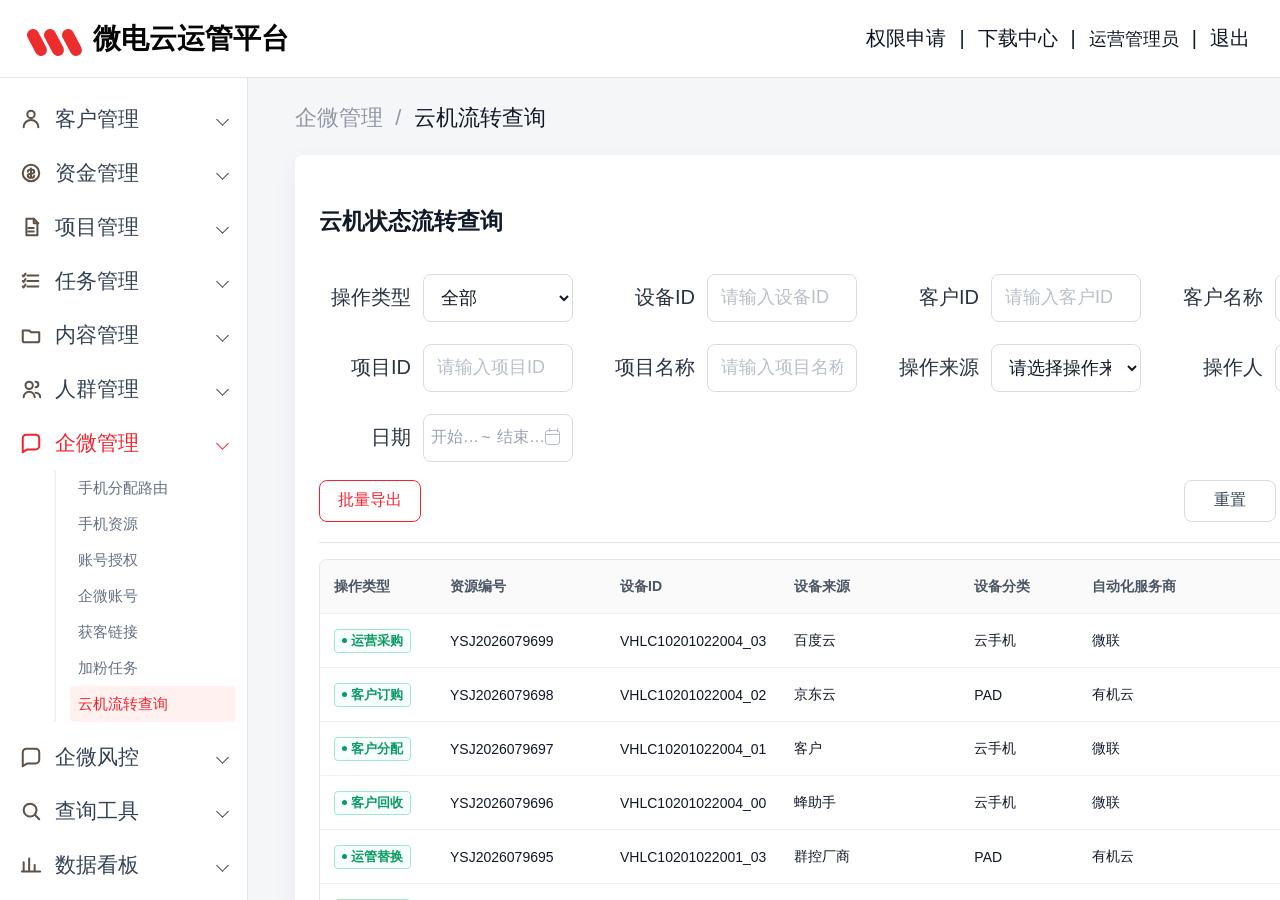
<file: index.html>
<!doctype html>
<html lang="zh-CN">
  <head>
    <meta charset="UTF-8" />
    <meta name="viewport" content="width=device-width, initial-scale=1.0" />
    <meta http-equiv="refresh" content="0; url=prototype/" />
    <title>Cloud Machine Prototype</title>
  </head>
  <body>
    <a href="prototype/">Open prototype</a>
  </body>
</html>
</file>
<file: prototype/styles.css>
:root {
  --red: #f5222d;
  --red-dark: #d91f29;
  --red-soft: #fff1f0;
  --blue: #1769e0;
  --gold: #d48806;
  --green: #178a52;
  --text: #111827;
  --muted: #5f6673;
  --subtle: #8b929d;
  --line: #e5e6eb;
  --line-strong: #d8dbe0;
  --panel: #ffffff;
  --bg: #f5f6f8;
  --sidebar: #ffffff;
  --shadow: 0 8px 24px rgba(15, 23, 42, 0.05);
}

* {
  box-sizing: border-box;
}

html,
body {
  width: 100%;
  min-height: 100%;
  margin: 0;
  color: var(--text);
  background: var(--bg);
  font-family: "Microsoft YaHei", "PingFang SC", "Noto Sans CJK SC", Arial, sans-serif;
  font-size: 14px;
  letter-spacing: 0;
}

button,
input,
select,
textarea {
  font: inherit;
}

button {
  cursor: pointer;
}

.app-shell {
  min-height: 100vh;
  background: var(--bg);
}

.topbar {
  position: fixed;
  inset: 0 0 auto 0;
  z-index: 30;
  height: 78px;
  display: flex;
  align-items: center;
  justify-content: space-between;
  padding: 0 30px;
  background: #fff;
  border-bottom: 1px solid var(--line);
}

.brand {
  display: flex;
  align-items: center;
  gap: 12px;
  color: #050505;
  font-size: 28px;
  font-weight: 700;
  white-space: nowrap;
}

.brand-mark {
  position: relative;
  width: 51px;
  height: 31px;
}

.brand-mark::before,
.brand-mark::after,
.brand-mark span {
  position: absolute;
  top: 5px;
  width: 12px;
  height: 29px;
  content: "";
  background: #ed2d2d;
  border-radius: 8px;
  transform: rotate(-28deg);
}

.brand-mark::before {
  left: 1px;
}

.brand-mark span {
  left: 18px;
}

.brand-mark::after {
  left: 36px;
}

.top-actions {
  display: flex;
  align-items: center;
  gap: 13px;
  color: #0d1524;
  font-size: 20px;
}

.top-actions button,
.top-actions select {
  border: 0;
  color: #0d1524;
  background: transparent;
  padding: 4px 0;
}

.top-actions select {
  max-width: 108px;
  appearance: none;
  font-size: 18px;
}

.split {
  color: #111827;
}

.sidebar {
  position: fixed;
  z-index: 20;
  top: 78px;
  bottom: 0;
  left: 0;
  width: 248px;
  overflow: auto;
  padding: 14px 12px 24px;
  background: var(--sidebar);
  border-right: 1px solid var(--line);
}

.sidebar::-webkit-scrollbar,
.main-scroll::-webkit-scrollbar {
  width: 12px;
}

.sidebar::-webkit-scrollbar-thumb,
.main-scroll::-webkit-scrollbar-thumb {
  background: #8a8a8a;
  border-radius: 8px;
}

.menu-item,
.submenu-item {
  width: 100%;
  height: 54px;
  display: flex;
  align-items: center;
  border: 0;
  background: transparent;
  color: #344054;
  text-align: left;
}

.menu-item {
  gap: 13px;
  padding: 0 8px;
  font-size: 21px;
}

.menu-item.active {
  color: var(--red);
}

.menu-icon {
  width: 22px;
  height: 22px;
  color: #5d5148;
}

.menu-item.active .menu-icon {
  color: var(--red);
}

.menu-label {
  flex: 1;
}

.chevron {
  width: 9px;
  height: 9px;
  border-right: 1.8px solid currentColor;
  border-bottom: 1.8px solid currentColor;
  transform: rotate(45deg);
}

.submenu {
  margin: 0 0 8px 42px;
  padding-left: 14px;
  border-left: 2px solid #f0f1f3;
}

.submenu-item {
  height: 36px;
  padding: 0 8px;
  border-radius: 4px;
  font-size: 15px;
  color: #667085;
}

.submenu-item.active {
  color: var(--red);
  background: var(--red-soft);
}

.main-scroll {
  height: 100vh;
  overflow: auto;
  padding: 78px 0 0 248px;
}

.content {
  min-width: 1180px;
  padding: 25px 24px 40px 47px;
}

.breadcrumb {
  margin-bottom: 22px;
  color: #9297a3;
  font-size: 22px;
}

.breadcrumb b {
  color: #111827;
  font-weight: 500;
}

.panel {
  min-height: calc(100vh - 150px);
  padding: 26px 24px 28px;
  background: #fff;
  border-radius: 8px;
  box-shadow: var(--shadow);
}

.module-tabs,
.phase-tabs {
  display: flex;
  align-items: center;
  gap: 40px;
  overflow-x: auto;
  border-bottom: 1px solid var(--line);
}

.module-tab,
.phase-tab {
  flex: 0 0 auto;
  min-height: 39px;
  border: 0;
  background: transparent;
  color: #1f2937;
  font-size: 18px;
  white-space: nowrap;
}

.module-tab.active,
.phase-tab.active {
  color: var(--red);
  font-weight: 700;
  border-bottom: 3px solid var(--red);
}

.section-title {
  display: flex;
  align-items: baseline;
  gap: 14px;
  margin: 26px 0 20px;
}

.section-title h2 {
  margin: 0;
  font-size: 23px;
  line-height: 1.25;
}

.section-title .meta {
  min-width: 0;
  color: #111827;
  font-size: 19px;
  overflow-wrap: anywhere;
}

.toolbar {
  display: flex;
  align-items: center;
  justify-content: space-between;
  gap: 14px;
  margin: 16px 0;
}

.toolbar-left,
.toolbar-right {
  display: flex;
  align-items: center;
  gap: 12px;
  flex-wrap: wrap;
}

.batch-panel {
  display: flex;
  align-items: center;
  justify-content: space-between;
  gap: 16px;
  margin: 0 0 16px;
  padding: 12px 14px;
  border: 1px solid #ffd6d6;
  border-radius: 8px;
  background: #fff8f7;
}

.batch-panel b {
  margin-right: 10px;
  color: var(--red);
}

.batch-panel span {
  color: #344054;
}

.batch-actions {
  display: flex;
  align-items: center;
  justify-content: flex-end;
  gap: 10px;
  flex-wrap: wrap;
}

.filter-grid {
  display: grid;
  grid-template-columns: repeat(3, minmax(280px, 1fr));
  column-gap: 74px;
  row-gap: 36px;
  align-items: center;
  padding: 18px 0 36px;
}

.filter-field {
  display: grid;
  grid-template-columns: 96px minmax(190px, 1fr);
  gap: 12px;
  align-items: center;
}

.filter-field label {
  text-align: right;
  color: #293241;
  font-size: 20px;
  white-space: nowrap;
}

.input,
.select,
.textarea {
  width: 100%;
  min-height: 48px;
  border: 1px solid var(--line-strong);
  border-radius: 8px;
  padding: 0 13px;
  color: #111827;
  background: #fff;
  outline: none;
  font-size: 18px;
}

.textarea {
  min-height: 88px;
  resize: vertical;
  padding-top: 12px;
}

.input::placeholder {
  color: #b9c0ca;
}

.action-row {
  display: flex;
  justify-content: flex-end;
  gap: 12px;
  padding: 0 0 36px;
  border-bottom: 1px solid var(--line);
}

.btn {
  min-width: 92px;
  min-height: 42px;
  display: inline-flex;
  align-items: center;
  justify-content: center;
  gap: 8px;
  border-radius: 8px;
  padding: 0 18px;
  border: 1px solid var(--line-strong);
  color: #344054;
  background: #fff;
  font-size: 16px;
}

.btn.primary {
  border-color: var(--red);
  color: var(--red);
}

.btn.danger {
  border-color: var(--red);
  color: #fff;
  background: var(--red);
}

.btn.ghost {
  min-width: 0;
  min-height: 32px;
  padding: 0 10px;
  border-color: transparent;
  color: var(--blue);
}

.btn.warning {
  color: var(--gold);
}

.btn:disabled {
  cursor: not-allowed;
  color: #aeb4bd;
  border-color: #e6e8ec;
  background: #f8f9fb;
}

.download-all {
  margin-top: 24px;
}

.overview-filters .filter-grid,
.compact-filters .filter-grid {
  padding-bottom: 18px;
}

.overview-control-row,
.compact-control-row {
  display: flex;
  align-items: center;
  justify-content: space-between;
  gap: 18px;
  padding: 0 0 20px;
  border-bottom: 1px solid var(--line);
}

.compact-control-row {
  margin-bottom: 16px;
}

.compact-control-row-end {
  justify-content: flex-end;
}

.overview-control-left,
.overview-control-right,
.compact-control-left,
.compact-control-right {
  display: flex;
  align-items: center;
  gap: 12px;
  flex-wrap: wrap;
}

.overview-control-right,
.compact-control-right {
  justify-content: flex-end;
}

.summary-strip {
  min-height: 72px;
  display: grid;
  grid-template-columns: 138px repeat(5, minmax(132px, 1fr));
  align-items: center;
  gap: 12px;
  margin: 18px 0;
  padding: 14px 18px;
  overflow: hidden;
  border: 1px solid #ffd6d6;
  border-radius: 8px;
  color: #111827;
  background: linear-gradient(90deg, #fff8f7 0%, #fff 48%, #fff 100%);
}

.summary-label {
  position: relative;
  padding-left: 12px;
  color: #111827;
  font-size: 19px;
  font-weight: 700;
}

.summary-label::before {
  position: absolute;
  top: 50%;
  left: 0;
  width: 4px;
  height: 20px;
  content: "";
  background: var(--red);
  border-radius: 999px;
  transform: translateY(-50%);
}

.summary-item {
  min-height: 44px;
  display: flex;
  align-items: center;
  justify-content: center;
  gap: 8px;
  padding: 0 10px;
  border: 1px solid #eef0f3;
  border-radius: 8px;
  background: #fff;
  color: #111827;
}

.summary-item span {
  color: #344054;
  font-size: 15px;
}

.summary-num {
  color: #111827;
  font-size: 24px;
  font-weight: 700;
}

.summary-item.warning .summary-num {
  color: var(--gold);
}

.summary-item.danger {
  border-color: #ffd1d1;
  background: #fff7f7;
}

.summary-item.danger span,
.summary-item.danger .summary-num {
  color: var(--red);
}

.kpi-grid {
  display: grid;
  grid-template-columns: repeat(5, minmax(170px, 1fr));
  gap: 14px;
  margin: 18px 0 18px;
}

.kpi-card {
  min-height: 104px;
  padding: 16px;
  border: 1px solid var(--line);
  border-radius: 8px;
  background: #fff;
}

.kpi-card button {
  width: 100%;
  border: 0;
  background: transparent;
  text-align: left;
  padding: 0;
}

.kpi-name {
  color: #667085;
  font-size: 14px;
}

.kpi-value {
  margin-top: 10px;
  color: #111827;
  font-size: 30px;
  font-weight: 700;
}

.kpi-note {
  margin-top: 6px;
  color: #98a2b3;
  font-size: 13px;
}

.board-grid {
  display: grid;
  grid-template-columns: 1.2fr 0.8fr;
  gap: 16px;
  margin: 18px 0;
}

.board-panel {
  border: 1px solid var(--line);
  border-radius: 8px;
  padding: 16px;
}

.board-panel h3 {
  margin: 0 0 14px;
  font-size: 18px;
}

.operations-summary {
  display: grid;
  grid-template-columns: repeat(3, minmax(180px, 1fr));
  gap: 14px;
  margin: 12px 0 18px;
}

.operations-summary div {
  min-height: 78px;
  display: flex;
  align-items: center;
  gap: 12px;
  padding: 14px 16px;
  border: 1px solid var(--line);
  border-radius: 8px;
  background: #fff;
}

.operations-summary b {
  color: #111827;
  font-size: 28px;
  line-height: 1;
}

.operations-summary span {
  color: #667085;
}

.operation-section {
  margin-top: 16px;
  padding: 16px;
  border: 1px solid var(--line);
  border-radius: 8px;
  background: #fff;
}

.operation-head {
  display: flex;
  align-items: center;
  justify-content: space-between;
  gap: 16px;
  margin-bottom: 14px;
}

.operation-head h3 {
  margin: 0;
  font-size: 19px;
}

.operation-head p {
  margin: 6px 0 0;
  color: #667085;
}

.operation-tabs {
  margin-bottom: 14px;
}

.notice {
  min-height: 56px;
  display: flex;
  align-items: center;
  gap: 14px;
  margin: 4px 0 14px;
  padding: 12px 16px;
  border: 1px solid #ffe4e6;
  border-radius: 8px;
  color: #4b5563;
  background: #fffafa;
}

.notice strong {
  flex: 0 0 auto;
  color: var(--red);
}

.lifecycle-filters .filter-grid {
  grid-template-columns: repeat(4, minmax(250px, 1fr));
  column-gap: 34px;
  row-gap: 22px;
}

.lifecycle-filters .filter-field {
  grid-template-columns: 92px minmax(150px, 1fr);
}

.date-range-field {
  grid-column: auto;
  position: relative;
}

.date-range-shell {
  position: relative;
  min-width: 0;
}

.date-range-trigger {
  width: 100%;
  min-width: 0;
  height: 48px;
  display: grid;
  grid-template-columns: minmax(46px, 1fr) 14px minmax(46px, 1fr) 16px;
  align-items: center;
  gap: 0;
  border: 1px solid var(--line-strong);
  border-radius: 8px;
  padding: 0 7px;
  color: #98a2b3;
  background: #fff;
  font-size: 16px;
  text-align: left;
}

.date-range-trigger.active {
  border-color: var(--red);
  box-shadow: 0 0 0 2px rgba(238, 34, 34, 0.08);
}

.date-range-trigger span {
  overflow: hidden;
  white-space: nowrap;
  text-overflow: ellipsis;
}

.date-range-trigger span.filled {
  color: #111827;
}

.date-range-trigger em {
  font-style: normal;
  color: #98a2b3;
  text-align: center;
  transform: translateX(-4px);
}

.date-range-trigger i {
  position: relative;
  width: 15px;
  height: 15px;
  justify-self: start;
  border: 1.6px solid #b5bdc9;
  border-radius: 3px;
  transform: translateX(-4px);
}

.date-range-trigger i::before {
  content: "";
  position: absolute;
  top: 3px;
  left: 0;
  right: 0;
  border-top: 1.4px solid #b5bdc9;
}

.date-range-trigger i::after {
  content: "";
  position: absolute;
  top: -3px;
  left: 3px;
  width: 7px;
  height: 4px;
  border-left: 1.4px solid #b5bdc9;
  border-right: 1.4px solid #b5bdc9;
}

.date-picker-popover {
  position: absolute;
  z-index: 30;
  top: 54px;
  left: 0;
  width: 560px;
  padding: 10px 12px 14px;
  border: 1px solid var(--line);
  border-radius: 8px;
  background: #fff;
  box-shadow: 0 10px 28px rgba(16, 24, 40, 0.16);
}

.date-picker-hint {
  height: 26px;
  color: #667085;
  font-size: 13px;
  text-align: center;
}

.date-picker-months {
  display: grid;
  grid-template-columns: 1fr 1fr;
  gap: 18px;
}

.calendar-title {
  min-height: 28px;
  margin-bottom: 8px;
  display: grid;
  grid-template-columns: 58px 1fr 58px;
  align-items: center;
  color: #111827;
  font-size: 15px;
  font-weight: 600;
  text-align: center;
}

.calendar-controls {
  display: inline-flex;
  align-items: center;
  gap: 2px;
}

.calendar-title.end .calendar-controls:last-child {
  justify-content: flex-end;
}

.calendar-controls button {
  width: 26px;
  height: 24px;
  border: 0;
  color: #b5bdc9;
  background: transparent;
  font-size: 18px;
  line-height: 1;
}

.calendar-controls button:hover {
  color: var(--red);
}

.calendar-week,
.calendar-grid {
  display: grid;
  grid-template-columns: repeat(7, 1fr);
  text-align: center;
}

.calendar-week span {
  height: 24px;
  color: #98a2b3;
  font-size: 13px;
}

.calendar-grid button {
  height: 28px;
  border: 0;
  border-radius: 4px;
  color: #344054;
  background: transparent;
}

.calendar-grid button.outside {
  color: #c7ced8;
}

.calendar-grid button.in-range {
  color: #111827;
  background: #fff1f1;
}

.calendar-grid button.selected {
  color: #fff;
  background: var(--red);
}

.calendar-grid button:hover {
  color: var(--red);
  background: #fff5f5;
}

.calendar-grid button.selected:hover {
  color: #fff;
  background: var(--red);
}

.truncated-cell {
  display: inline-block;
  max-width: 10.5em;
  cursor: text;
  overflow: hidden;
  vertical-align: bottom;
  white-space: nowrap;
  text-overflow: ellipsis;
}

.cell-tooltip {
  position: fixed;
  z-index: 100;
  max-width: 320px;
  display: none;
  padding: 9px 12px;
  border: 1px solid #e6e8ec;
  border-radius: 6px;
  color: #111827;
  background: #fff;
  box-shadow: 0 8px 20px rgba(16, 24, 40, 0.16);
  font-size: 14px;
  line-height: 1.4;
  user-select: text;
  white-space: normal;
}

.cell-tooltip.show {
  display: block;
}

.cell-tooltip::after {
  content: "";
  position: absolute;
  left: 50%;
  bottom: -6px;
  width: 10px;
  height: 10px;
  border-right: 1px solid #e6e8ec;
  border-bottom: 1px solid #e6e8ec;
  background: #fff;
  transform: translateX(-50%) rotate(45deg);
}

.selection-tip {
  display: inline-flex;
  align-items: center;
  height: 36px;
  color: #667085;
  font-size: 14px;
}

.lifecycle-summary {
  display: grid;
  grid-template-columns: repeat(4, minmax(160px, 1fr));
  gap: 12px;
  margin: 16px 0;
}

.lifecycle-summary div {
  min-height: 74px;
  display: flex;
  align-items: center;
  gap: 12px;
  padding: 14px 16px;
  border: 1px solid var(--line);
  border-radius: 8px;
  background: #fff;
}

.lifecycle-summary b {
  color: #111827;
  font-size: 28px;
  line-height: 1;
}

.lifecycle-summary span {
  color: #667085;
}

.action-segments {
  display: flex;
  align-items: center;
  gap: 8px;
  margin: 14px 0;
  overflow-x: auto;
}

.action-segments button {
  flex: 0 0 auto;
  min-height: 36px;
  border: 1px solid var(--line-strong);
  border-radius: 8px;
  padding: 0 14px;
  color: #344054;
  background: #fff;
}

.action-segments button.active {
  color: var(--red);
  border-color: #ffb6b6;
  background: var(--red-soft);
  font-weight: 700;
}

.action-tag {
  min-height: 24px;
  display: inline-flex;
  align-items: center;
  gap: 4px;
  border: 1px solid currentColor;
  border-radius: 4px;
  padding: 0 7px;
  font-size: 13px;
  font-weight: 600;
}

.action-tag::before {
  content: "";
  width: 5px;
  height: 5px;
  border-radius: 999px;
  background: currentColor;
}

.action-tag.support {
  color: #0a9a63;
  border-color: #9fe8cc;
  background: #f6fffb;
}

.action-tag.expiry-recycle {
  color: #b04b4b;
  border-color: #e9b8b8;
  background: #fff8f8;
}

.wecom-status {
  min-height: 26px;
  display: inline-flex;
  align-items: center;
  gap: 5px;
  border: 1px solid currentColor;
  border-radius: 7px;
  padding: 0 9px;
  font-size: 13px;
  font-weight: 600;
}

.wecom-status::before {
  content: "";
  width: 6px;
  height: 6px;
  border-radius: 999px;
  background: currentColor;
}

.wecom-status.online {
  color: #0a9a63;
  border-color: #9fe8cc;
  background: #f6fffb;
}

.wecom-status.offline {
  color: #8a8f98;
  border-color: #d9dce2;
  background: #f6f6f7;
}

.field-rule-grid {
  display: flex;
  gap: 14px;
  margin: 12px 0 16px;
  padding-bottom: 4px;
  overflow-x: auto;
}

.matrix-title {
  margin: 18px 0 8px;
  color: #111827;
  font-size: 18px;
  font-weight: 700;
}

.field-rule-card {
  flex: 0 0 390px;
  min-height: 150px;
  padding: 16px;
  border: 1px solid var(--line);
  border-radius: 8px;
  background: #fff;
}

.field-rule-head {
  display: flex;
  align-items: flex-start;
  justify-content: space-between;
  gap: 16px;
}

.field-rule-head h3 {
  margin: 0 0 6px;
  font-size: 18px;
}

.field-rule-head span,
.field-rule-card p,
.field-rule-foot {
  color: #667085;
}

.field-rule-head strong {
  color: var(--red);
  font-size: 22px;
}

.field-rule-card p {
  min-height: 22px;
  margin: 10px 0;
  line-height: 1.5;
}

.field-chips {
  display: flex;
  gap: 8px;
  flex-wrap: wrap;
  max-height: 66px;
  overflow: hidden;
}

.field-chip {
  min-height: 28px;
  display: inline-flex;
  align-items: center;
  padding: 0 8px;
  border: 1px solid #d9f7be;
  border-radius: 4px;
  color: #177245;
  background: #f6ffed;
  font-size: 13px;
}

.field-rule-foot {
  margin-top: 12px;
  font-size: 13px;
}

.flow {
  display: grid;
  grid-template-columns: repeat(4, 1fr);
  gap: 10px;
}

.flow-step {
  min-height: 92px;
  padding: 14px;
  border-radius: 8px;
  background: #f7f8fa;
  border: 1px solid #eceef2;
}

.flow-step b {
  display: block;
  margin-bottom: 8px;
}

.mini-bars {
  display: grid;
  gap: 12px;
}

.mini-bar {
  display: grid;
  grid-template-columns: 80px 1fr 40px;
  align-items: center;
  gap: 10px;
  color: #4b5563;
}

.bar-track {
  height: 9px;
  overflow: hidden;
  border-radius: 999px;
  background: #eef0f4;
}

.bar-fill {
  height: 100%;
  background: var(--red);
}

.table-wrap {
  overflow: auto;
  border: 1px solid var(--line);
  border-radius: 8px;
}

.lifecycle-table {
  cursor: grab;
  user-select: none;
}

.lifecycle-table.dragging {
  cursor: grabbing;
}

.lifecycle-table table {
  min-width: 4100px;
}

.lifecycle-table th {
  min-width: 120px;
}

.lifecycle-table th:nth-child(2),
.lifecycle-table th:nth-child(7),
.lifecycle-table th:nth-child(16),
.lifecycle-table th:nth-child(17),
.lifecycle-table th:nth-child(22),
.lifecycle-table th:nth-child(24),
.lifecycle-table th:nth-child(25),
.lifecycle-table th:nth-child(26) {
  min-width: 170px;
}

.lifecycle-table th:nth-child(4),
.lifecycle-table th:nth-child(9),
.lifecycle-table th:nth-child(23) {
  min-width: 180px;
}

.lifecycle-table th:nth-child(5),
.lifecycle-table th:nth-child(10),
.lifecycle-table th:nth-child(12) {
  min-width: 118px;
}

.lifecycle-table th:nth-child(6),
.lifecycle-table th:nth-child(21) {
  min-width: 190px;
}

.lifecycle-table th:nth-child(18),
.lifecycle-table th:nth-child(20) {
  min-width: 150px;
}

.lifecycle-table th:nth-child(3),
.lifecycle-table th:nth-child(8),
.lifecycle-table th:nth-child(15) {
  min-width: 132px;
}

.lifecycle-table th:nth-child(13) {
  min-width: 240px;
}

.lifecycle-table th:nth-child(14),
.lifecycle-table th:nth-child(19) {
  min-width: 160px;
}

.lifecycle-table .sticky-col {
  position: sticky;
  z-index: 2;
  background: #fff;
}

.lifecycle-table th.sticky-col {
  z-index: 3;
  background: #fafafa;
}

.lifecycle-table .sticky-select {
  left: 0;
  min-width: 48px;
  width: 48px;
  text-align: center;
}

.lifecycle-table .sticky-action {
  left: 0;
  min-width: 116px;
  box-shadow: 1px 0 0 #eef0f3;
}

.lifecycle-table.export-mode .sticky-action {
  left: 48px;
}

.completion {
  min-width: 108px;
  display: flex;
  align-items: center;
  gap: 8px;
}

.completion span {
  width: 62px;
  height: 8px;
  overflow: hidden;
  border-radius: 999px;
  background: #eef0f4;
}

.completion i {
  display: block;
  height: 100%;
  border-radius: inherit;
  background: var(--green);
}

.completion b {
  color: #344054;
  font-size: 13px;
}

table {
  width: 100%;
  min-width: 1080px;
  border-collapse: collapse;
  background: #fff;
}

th,
td {
  height: 54px;
  padding: 0 14px;
  border-bottom: 1px solid #eef0f3;
  text-align: left;
  white-space: nowrap;
}

th {
  color: #4b5563;
  background: #fafafa;
  font-weight: 600;
}

tr:last-child td {
  border-bottom: 0;
}

.selection-cell {
  width: 48px;
  min-width: 48px;
  text-align: center;
}

.selection-cell input {
  width: 16px;
  height: 16px;
  accent-color: var(--red);
}

tr.row-selected td {
  background: #fffafa;
}

.pagination-bar {
  display: flex;
  align-items: center;
  justify-content: space-between;
  gap: 12px;
  padding: 12px 2px 0;
  color: #5f6b7a;
  font-size: 13px;
}

.pagination-info b {
  color: #111827;
  font-weight: 700;
}

.pagination-actions,
.page-numbers {
  display: inline-flex;
  align-items: center;
  gap: 6px;
}

.page-btn,
.page-number {
  min-width: 30px;
  height: 30px;
  padding: 0 9px;
  border: 1px solid #e3e7ef;
  border-radius: 6px;
  background: #fff;
  color: #374151;
  font-size: 13px;
  cursor: pointer;
  transition: border-color 0.15s ease, color 0.15s ease, background 0.15s ease;
}

.page-btn:hover:not(:disabled),
.page-number:hover:not(:disabled) {
  border-color: var(--red);
  color: var(--red);
}

.page-number.active {
  border-color: var(--red);
  background: #fff5f5;
  color: var(--red);
  font-weight: 700;
}

.page-btn:disabled,
.page-number:disabled {
  color: #a8b0bd;
  cursor: not-allowed;
}

.tag {
  display: inline-flex;
  align-items: center;
  justify-content: center;
  min-height: 25px;
  padding: 0 9px;
  border-radius: 999px;
  font-size: 13px;
  background: #f2f4f7;
  color: #475467;
}

.tag.red {
  color: var(--red);
  background: var(--red-soft);
}

.tag.green {
  color: var(--green);
  background: #ecfdf3;
}

.tag.gold {
  color: var(--gold);
  background: #fff7e6;
}

.tag.blue {
  color: var(--blue);
  background: #eff6ff;
}

.tag.gray {
  color: #667085;
  background: #f2f4f7;
}

.empty {
  min-height: 180px;
  display: grid;
  place-items: center;
  color: #98a2b3;
  border: 1px dashed #d9dde5;
  border-radius: 8px;
  background: #fbfcfd;
}

.modal-mask {
  position: fixed;
  inset: 0;
  z-index: 80;
  display: grid;
  place-items: center;
  background: rgba(15, 23, 42, 0.36);
}

.modal {
  width: min(620px, calc(100vw - 40px));
  max-height: calc(100vh - 54px);
  overflow: auto;
  border-radius: 8px;
  background: #fff;
  box-shadow: 0 20px 60px rgba(15, 23, 42, 0.22);
}

.modal-head,
.modal-foot {
  display: flex;
  align-items: center;
  justify-content: space-between;
  padding: 18px 22px;
  border-bottom: 1px solid var(--line);
}

.modal-foot {
  justify-content: flex-end;
  gap: 10px;
  border-top: 1px solid var(--line);
  border-bottom: 0;
}

.modal-title {
  margin: 0;
  font-size: 20px;
}

.modal-body {
  padding: 20px 22px;
}

.form-grid {
  display: grid;
  gap: 14px;
}

.form-row {
  display: grid;
  grid-template-columns: 120px 1fr;
  align-items: center;
  gap: 12px;
}

.form-row label {
  color: #4b5563;
  text-align: right;
}

.toast-stack {
  position: fixed;
  right: 22px;
  top: 92px;
  z-index: 100;
  display: grid;
  gap: 10px;
}

.toast {
  min-width: 270px;
  max-width: 420px;
  padding: 12px 14px;
  border: 1px solid #ffd1d1;
  border-radius: 8px;
  color: #111827;
  background: #fff;
  box-shadow: 0 10px 32px rgba(15, 23, 42, 0.12);
}

.toast strong {
  color: var(--red);
}

.permission-banner {
  display: flex;
  align-items: center;
  justify-content: space-between;
  gap: 16px;
  margin: 18px 0 0;
  padding: 12px 14px;
  color: #7a3b00;
  border: 1px solid #ffe0a3;
  border-radius: 8px;
  background: #fff8e8;
}

.timeline {
  display: grid;
  gap: 10px;
}

.timeline-item {
  display: grid;
  grid-template-columns: 150px 1fr;
  gap: 14px;
  padding: 12px;
  border: 1px solid var(--line);
  border-radius: 8px;
}

.timeline-time {
  color: #667085;
}

.detail-summary {
  display: grid;
  grid-template-columns: repeat(3, 1fr);
  gap: 10px;
  margin-bottom: 16px;
}

.detail-summary div {
  min-height: 68px;
  display: grid;
  align-content: center;
  gap: 6px;
  padding: 10px 12px;
  border: 1px solid var(--line);
  border-radius: 8px;
  background: #fafafa;
}

.detail-summary span {
  color: #667085;
  font-size: 13px;
}

.detail-summary b {
  color: #111827;
  font-size: 17px;
}

.field-detail-grid {
  display: grid;
  grid-template-columns: repeat(2, minmax(0, 1fr));
  gap: 10px;
}

.field-detail {
  min-height: 64px;
  padding: 10px 12px;
  border: 1px solid var(--line);
  border-radius: 8px;
  background: #fff;
}

.field-detail.required {
  border-color: #c8f4df;
  background: #fbfffd;
}

.field-detail label {
  display: flex;
  align-items: center;
  justify-content: space-between;
  gap: 8px;
  color: #667085;
  font-size: 13px;
}

.field-detail em {
  font-style: normal;
  color: #98a2b3;
}

.field-detail.required em {
  color: var(--green);
}

.field-detail span {
  display: block;
  margin-top: 8px;
  color: #111827;
  overflow-wrap: anywhere;
}

.link-like {
  border: 0;
  background: transparent;
  color: var(--blue);
  padding: 0;
}

@media (max-width: 900px) {
  .topbar {
    height: 64px;
    padding: 0 16px;
  }

  .brand {
    font-size: 20px;
  }

  .top-actions {
    display: none;
  }

  .sidebar {
    top: 64px;
    width: 72px;
    padding: 10px 8px;
  }

  .menu-item {
    justify-content: center;
    padding: 0;
  }

  .menu-label,
  .menu-item .chevron,
  .submenu {
    display: none;
  }

  .main-scroll {
    padding: 64px 0 0 72px;
  }

  .content {
    min-width: 0;
    padding: 18px 12px 28px;
  }

  .breadcrumb {
    font-size: 18px;
  }

  .panel {
    padding: 18px 14px;
  }

  .module-tabs,
  .phase-tabs {
    gap: 24px;
    padding-bottom: 2px;
  }

  .module-tab,
  .phase-tab {
    min-height: 42px;
    font-size: 16px;
  }

  .section-title {
    align-items: flex-start;
    gap: 8px;
    flex-wrap: wrap;
  }

  .section-title h2 {
    font-size: 21px;
    white-space: nowrap;
  }

  .section-title .meta {
    flex-basis: 100%;
    font-size: 16px;
  }

  .filter-grid,
  .kpi-grid,
  .board-grid,
  .operations-summary,
  .lifecycle-summary,
  .detail-summary,
  .field-detail-grid {
    grid-template-columns: 1fr;
  }

  .lifecycle-filters .filter-grid {
    grid-template-columns: 1fr;
  }

  .operation-head {
    align-items: flex-start;
    flex-direction: column;
  }

  .overview-control-row,
  .compact-control-row {
    align-items: stretch;
    flex-direction: column;
  }

  .overview-control-left,
  .overview-control-right,
  .compact-control-left,
  .compact-control-right {
    justify-content: flex-start;
  }

  .batch-panel {
    align-items: flex-start;
    flex-direction: column;
  }

  .batch-actions {
    justify-content: flex-start;
  }

  .pagination-bar {
    align-items: flex-start;
    flex-direction: column;
  }

  .filter-field,
  .form-row {
    grid-template-columns: 1fr;
  }

  .filter-field label,
  .form-row label {
    text-align: left;
    font-size: 15px;
  }

  .summary-strip {
    grid-template-columns: 1fr;
    padding: 12px;
    gap: 10px;
  }

  .summary-art {
    display: none;
  }

  .summary-label {
    min-height: 34px;
    display: flex;
    align-items: center;
  }
}
</file>
